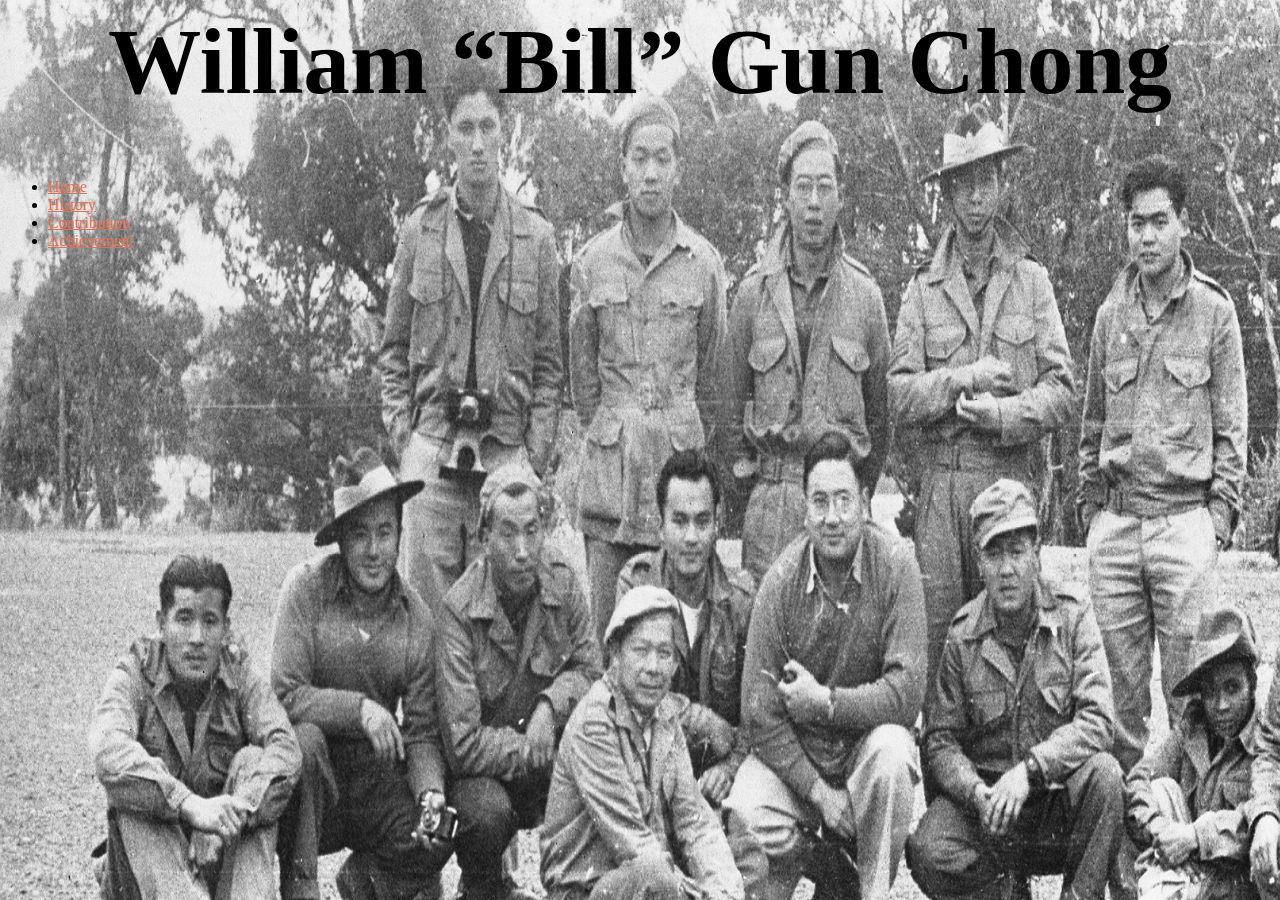
<file: asian canadian web/index.html>
<head>
	<title> William “Bill” Gun Chong</title>
	<link rel="stylesheet" href="theme.css" >

	<link rel="preconnect" href="https://fonts.gstatic.com">
	<link href="https://fonts.googleapis.com/css2?family=Titillium+Web:wght@600&display=swap" rel="stylesheet">

	<link rel="preconnect" href="https://fonts.gstatic.com">
	<link href="https://fonts.googleapis.com/css2?family=Padauk&display=swap" rel="stylesheet">
 </head>

<body>

<div class=divhome1>
	<h1> William “Bill” Gun Chong </h1>
</div>
	<header>
		<ul class="list-inline">
			<li class="list-inline-item"><a href="index.html">Home</a></li>
			<li class="list-inline-item"><a href="index-h.html"> History </a></li>
			<li class="list-inline-item"><a href="index-c.html">Contribution</a></li>
			<li class="list-inline-item"><a href="index-a.html">Achievement</a></li>
		</ul>
	</header>

</body>
</file>
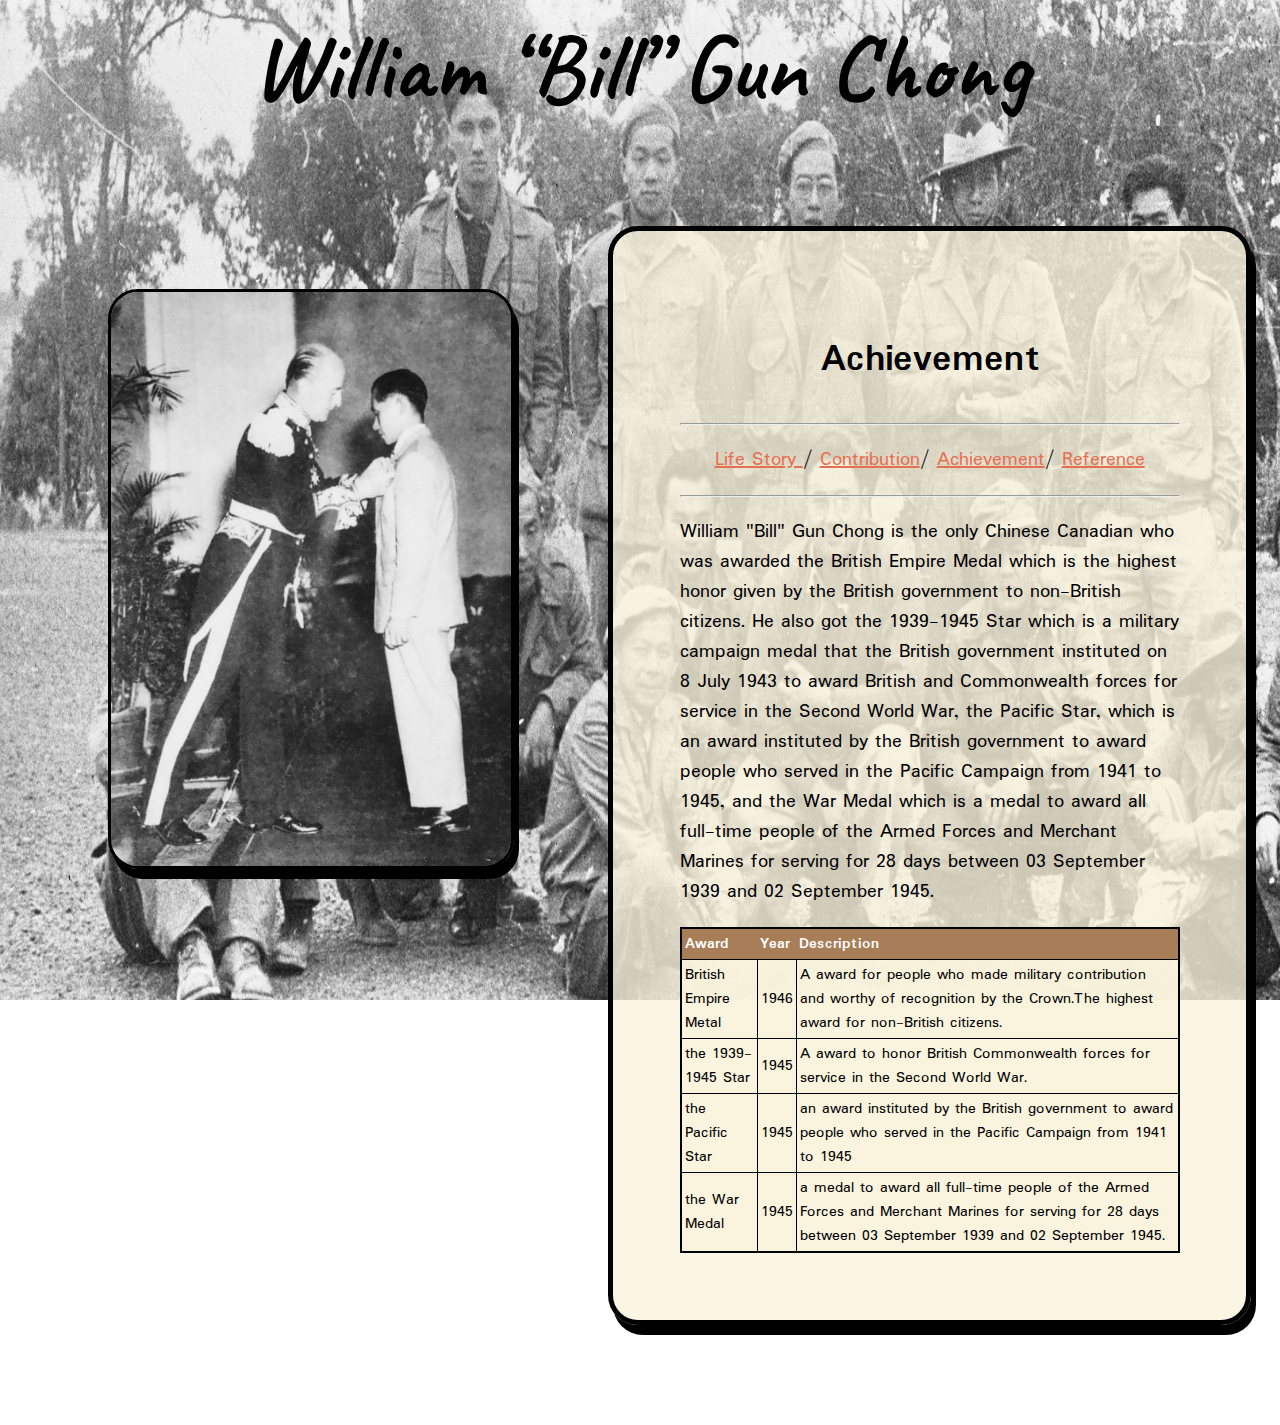
<file: asian canadian web/index-a.html>
<head>
	<title> William “Bill” Gun Chong</title>
	<link rel="stylesheet" href="theme.css">

	<link rel="preconnect" href="https://fonts.gstatic.com">
<link href="https://fonts.googleapis.com/css2?family=Caveat:wght@700&display=swap" rel="stylesheet">

	<link rel="preconnect" href="https://fonts.gstatic.com">
	<link href="https://fonts.googleapis.com/css2?family=Padauk&display=swap" rel="stylesheet">
 </head>

<body>

	<h1> William “Bill” Gun Chong </h1>

	<img src="6.jpg"
	 width="400px";
	 >

	<div class="divhca">
    <h2> Achievement </h2>

	<hr>
	<nav>
	<p>
		<a href="index-h.html"> Life Story </a>/
		<a href="index-c.html">Contribution</a>/
		<a href="index-a.html">Achievement</a>/
		<a href="index-r.html">Reference</a>
	</p>
	</nav>
	<hr>

    <p>
    William "Bill" Gun Chong is the only Chinese Canadian who was awarded the British Empire Medal which is the highest honor given by the British government to non-British citizens. He also got the 1939-1945 Star which is a military campaign medal that the British government instituted on 8 July 1943 to award British and Commonwealth forces for service in the Second World War, the Pacific Star, which is an award instituted by the British government to award people who served in the Pacific Campaign from 1941 to 1945, and the War Medal which is a medal to award all full-time people of the Armed Forces and Merchant Marines for serving for 28 days between 03 September 1939 and 02 September 1945.
    </p>
	
	 <table>
  <tr>
    <th>Award</th>
    <th>Year</th>
    <th>Description</th>
  </tr>
  <tr>
    <td>British Empire Metal</td>
    <td>1946</td>
    <td>A award for people who made military contribution and worthy of recognition by the Crown.The highest award for non-British citizens.</td>
  </tr>
  <tr>
    <td>the 1939-1945 Star</td>
    <td>1945</td>
    <td>A award to honor British Commonwealth forces for service in the Second World War.</td>
  </tr>
  <tr>
    <td>the Pacific Star</td>
    <td>1945</td>
    <td>an award instituted by the British government to award people who served in the Pacific Campaign from 1941 to 1945</td>
  </tr>
  <tr>
    <td>the War Medal</td>
    <td>1945</td>
    <td> a medal to award all full-time people of the Armed Forces and Merchant Marines for serving for 28 days between 03 September 1939 and 02 September 1945.</td>
  </tr>
</table>

	</div>
</body>
</file>
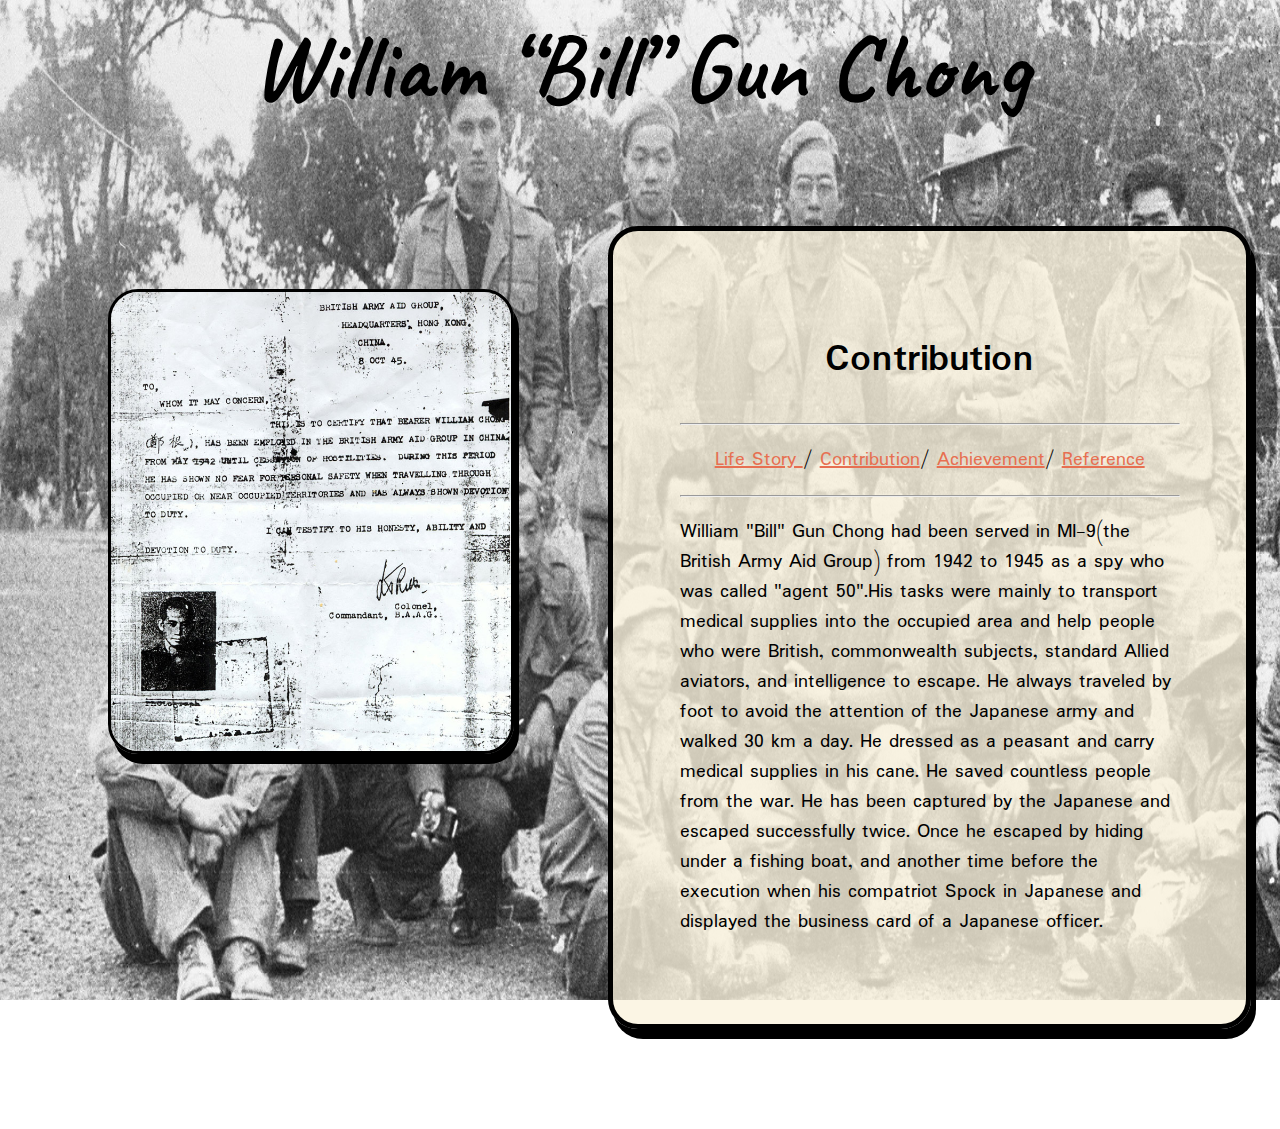
<file: asian canadian web/index-c.html>
<head>
	<title> William “Bill” Gun Chong</title>
	<link rel="stylesheet" href="theme.css">

	<link rel="preconnect" href="https://fonts.gstatic.com">
	<link href="https://fonts.googleapis.com/css2?family=Caveat:wght@700&display=swap" rel="stylesheet">

	<link rel="preconnect" href="https://fonts.gstatic.com">
	<link href="https://fonts.googleapis.com/css2?family=Padauk&display=swap" rel="stylesheet">
 </head>

<body>

	<h1> William “Bill” Gun Chong </h1>

	<img src="letter1.jpg"
	 width="400px";
	 >

	<div class="divhca">
    <h2> Contribution </h2>

	<hr>
	<nav>
	<p>
		<a href="index-h.html"> Life Story </a>/
		<a href="index-c.html">Contribution</a>/
		<a href="index-a.html">Achievement</a>/
		<a href="index-r.html">Reference</a>
	</p>
	</nav>
	<hr>

  	<p>
		William "Bill" Gun Chong had been served in MI-9(the British Army Aid Group) from 1942 to 1945 as a spy who was called "agent 50".His tasks were mainly to transport medical supplies into the occupied area and help people who were British, commonwealth subjects, standard Allied aviators, and intelligence to escape. He always traveled by foot to avoid the attention of the Japanese army and walked 30 km a day. He dressed as a peasant and carry medical supplies in his cane. He saved countless people from the war. He has been captured by the Japanese and escaped successfully twice. Once he escaped by hiding under a fishing boat, and another time before the execution when his compatriot Spock in Japanese and displayed the business card of a Japanese officer.
  	</p>
	</div>
<body>
</file>
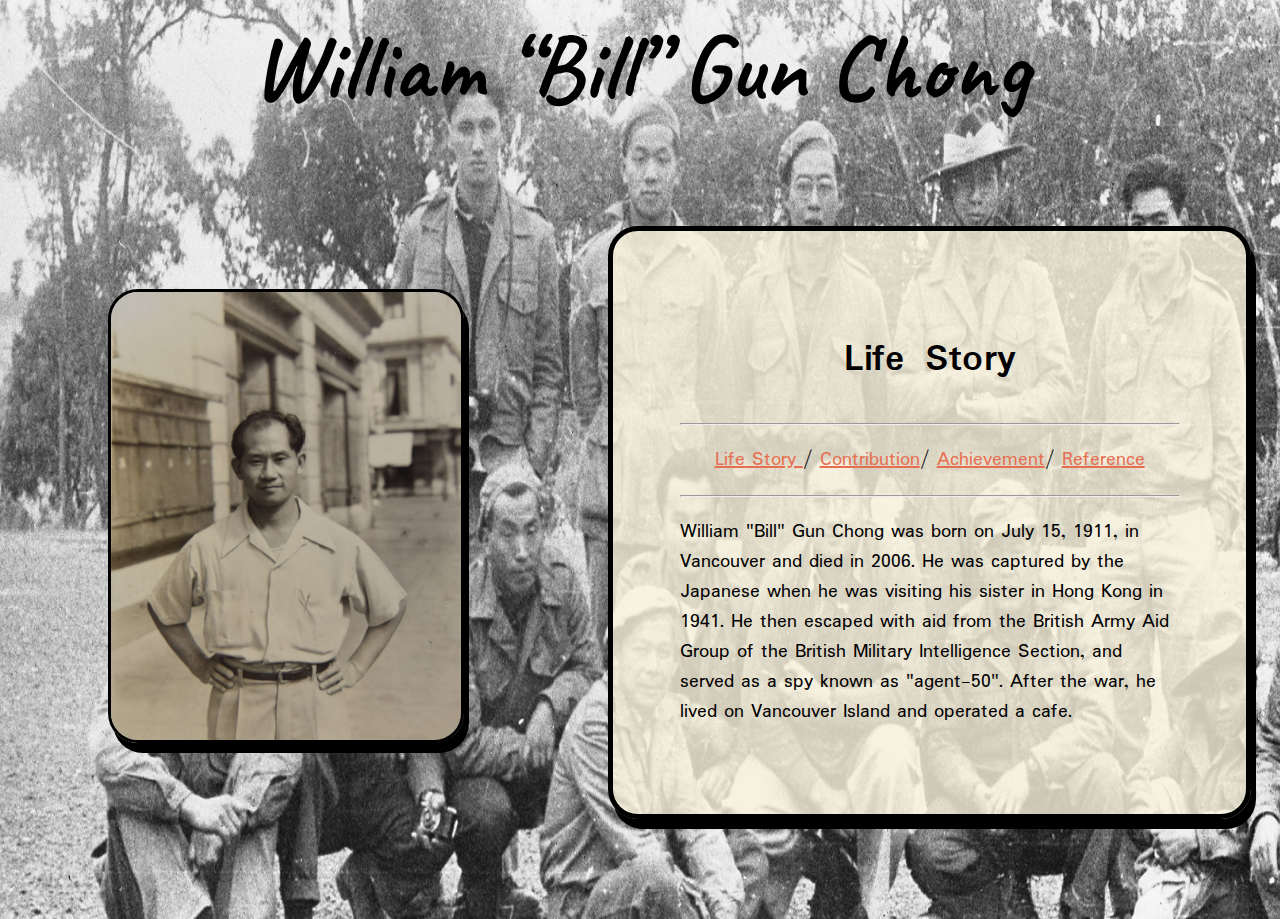
<file: asian canadian web/index-h.html>
<head>
	<title> William “Bill” Gun Chong</title>
	<link rel="stylesheet" href="theme.css">

	<link rel="preconnect" href="https://fonts.gstatic.com">
	<link href="https://fonts.googleapis.com/css2?family=Caveat:wght@700&display=swap" rel="stylesheet">

	<link rel="preconnect" href="https://fonts.gstatic.com">
	<link href="https://fonts.googleapis.com/css2?family=Padauk&display=swap" rel="stylesheet">
 </head>

<body>


	<h1> William “Bill” Gun Chong </h1>

		<img src="l3.jpeg"
		width="350px">

	<div class="divhca">

	<h2> Life Story </h2>

	<hr>
	<nav>
	<p>
		<a href="index-h.html"> Life Story </a>/
		<a href="index-c.html">Contribution</a>/
		<a href="index-a.html">Achievement</a>/
		<a href="index-r.html">Reference</a>
	</p>
	</nav>
	<hr>

	<p>
William "Bill" Gun Chong was born on July 15, 1911, in Vancouver and died in 2006. He was captured by the Japanese when he was visiting his sister in Hong Kong in 1941. He then escaped with aid from the British Army Aid Group of the British Military Intelligence Section, and served as a spy known as "agent-50". After the war, he lived on Vancouver Island and operated a cafe.
	</p>
	</div>

</body>
</file>
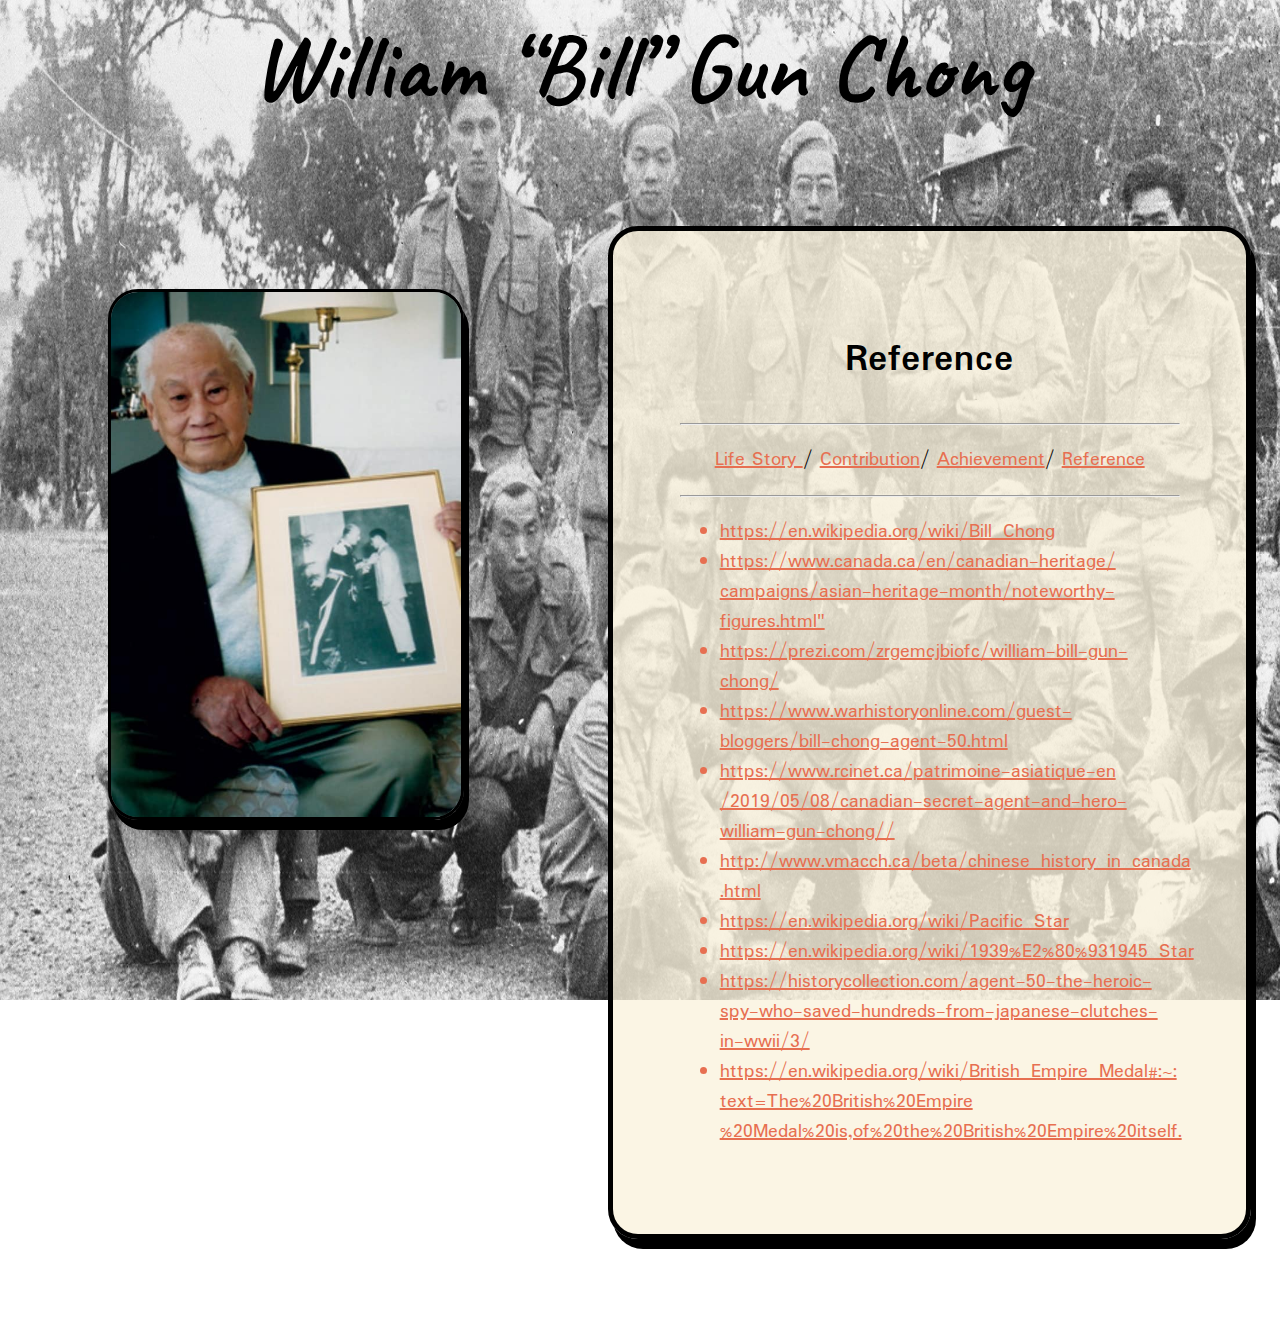
<file: asian canadian web/index-r.html>
<head>
	<title> William “Bill” Gun Chong</title>
	<link rel="stylesheet" href="theme.css">

	<link rel="preconnect" href="https://fonts.gstatic.com">
	<link href="https://fonts.googleapis.com/css2?family=Caveat:wght@700&display=swap" rel="stylesheet">

	<link rel="preconnect" href="https://fonts.gstatic.com">
	<link href="https://fonts.googleapis.com/css2?family=Padauk&display=swap" rel="stylesheet">
 </head>

 <body>

	<h1> William “Bill” Gun Chong </h1>

		<img src="photo.jpg"
		width="350px">

	<div class="divhca">

	<h2> Reference </h2>

	<hr>
	<nav>
	<p>
		<a href="index-h.html">Life Story </a>/
		<a href="index-c.html">Contribution</a>/
		<a href="index-a.html">Achievement</a>/
		<a href="index-r.html">Reference</a>
	</p>
	</nav>
	<hr>

	<p>
	<ul>
	<a href="https://en.wikipedia.org/wiki/Bill_Chong">
	<li>https://en.wikipedia.org/wiki/Bill_Chong</li></a>
	
	<a href="https://www.canada.ca/en/canadian-heritage/campaigns/asian-heritage-month/noteworthy-figures.html">
	<li>https://www.canada.ca/en/canadian-heritage/ campaigns/asian-heritage-month/noteworthy-figures.html"</li></a>
	
	<a href="https://prezi.com/zrgemcjbiofc/william-bill-gun-chong/">
	<li>https://prezi.com/zrgemcjbiofc/william-bill-gun-chong/</li></a>
	
	<a href="https://www.warhistoryonline.com/guest-bloggers/bill-chong-agent-50.html">
	<li>https://www.warhistoryonline.com/guest-bloggers/bill-chong-agent-50.html</li></a>
	
	<a href="https://www.rcinet.ca/patrimoine-asiatique-en/2019/05/08/canadian-secret-agent-and-hero-william-gun-chong//">
	<li>https://www.rcinet.ca/patrimoine-asiatique-en /2019/05/08/canadian-secret-agent-and-hero-william-gun-chong//</li></a>

	<a href="http://www.vmacch.ca/beta/chinese_history_in_canada.html">
	<li>http://www.vmacch.ca/beta/chinese_history_in_canada .html</li></a>
	 
	<a href="https://en.wikipedia.org/wiki/Pacific_Star">
	<li>https://en.wikipedia.org/wiki/Pacific_Star</li><a>
	
	<a href="https://en.wikipedia.org/wiki/1939%E2%80%931945_Star">
	<li>https://en.wikipedia.org/wiki/1939%E2%80%931945_Star</li></a>
	
	<a href="https://historycollection.com/agent-50-the-heroic-spy-who-saved-hundreds-from-japanese-clutches-in-wwii/3/">
	<li>https://historycollection.com/agent-50-the-heroic-spy-who-saved-hundreds-from-japanese-clutches-in-wwii/3/</li></a>
	
	<a href="https://en.wikipedia.org/wiki/British_Empire_Medal#: ~: text=The%20British %20Empire%20Medal%20is, of%20the%20British%20Empire%20itself."> <li>https://en.wikipedia.org/wiki/British_Empire_Medal#:~: text=The%20British%20Empire %20Medal%20is,of%20the%20British%20Empire%20itself.</li> </a>
	</ul>
	</p>
	</div>
</body>
</file>
<file: asian canadian web/theme.css>
body {
	background-image: url(4.jpeg);
	background-attachment: fixed;
	background-repeat: no-repeat;
	background-size: 1500px 1000px;
}

h1{
	font-size: 70pt;
	font-family: 'Caveat', cursive;
	text-align:center;
}

a:link {
  color:e76f51;
  width:500px;
}

a:visited{
	color:a5542f;
}

a:hover{
	color:daa468;
}

a:active{
	color:c7783d;
}

h2{
	front-family: 'Padauk', sans-serif;
	font-size: 30pt;
	text-align: center;
}


.divhca{
	font-family: 'Padauk', sans-serif;
	font-size: 15pt;
	width: 500px;
	margin-left: 600px;
	margin-right: auto;
	margin-top: 100px;
	margin-bottom: 100px;
	padding: 50pt;
	border: 5px solid black;
	background-color: faf3dd;
	background: rgb(250, 243, 221, 0.8);
	border-radius:30px;
	box-shadow: 5px 10px;

}

nav{
	text-align: center;
}

img{
	float: left;
	margin-left: 100px;
	margin-top: 100px;
	border: 3px solid black;
	border-radius: 30px;
	box-shadow: 5px 10px;
}

table{
	background-color: faf3dd;
	background: rgb(250, 243, 221, 0.9);
	border: 2px solid black;
	border-collapse: collapse;
	font-family: 'Padauk', sans-serif;
}

td{
	border:1px solid black;
	padding: 3px;
}

th{
	background-color: a77e58;
	color: white;
	text-align: left;
	padding: 3px;
}

tr:hover{background-color:c8d5b9;}
</file>
